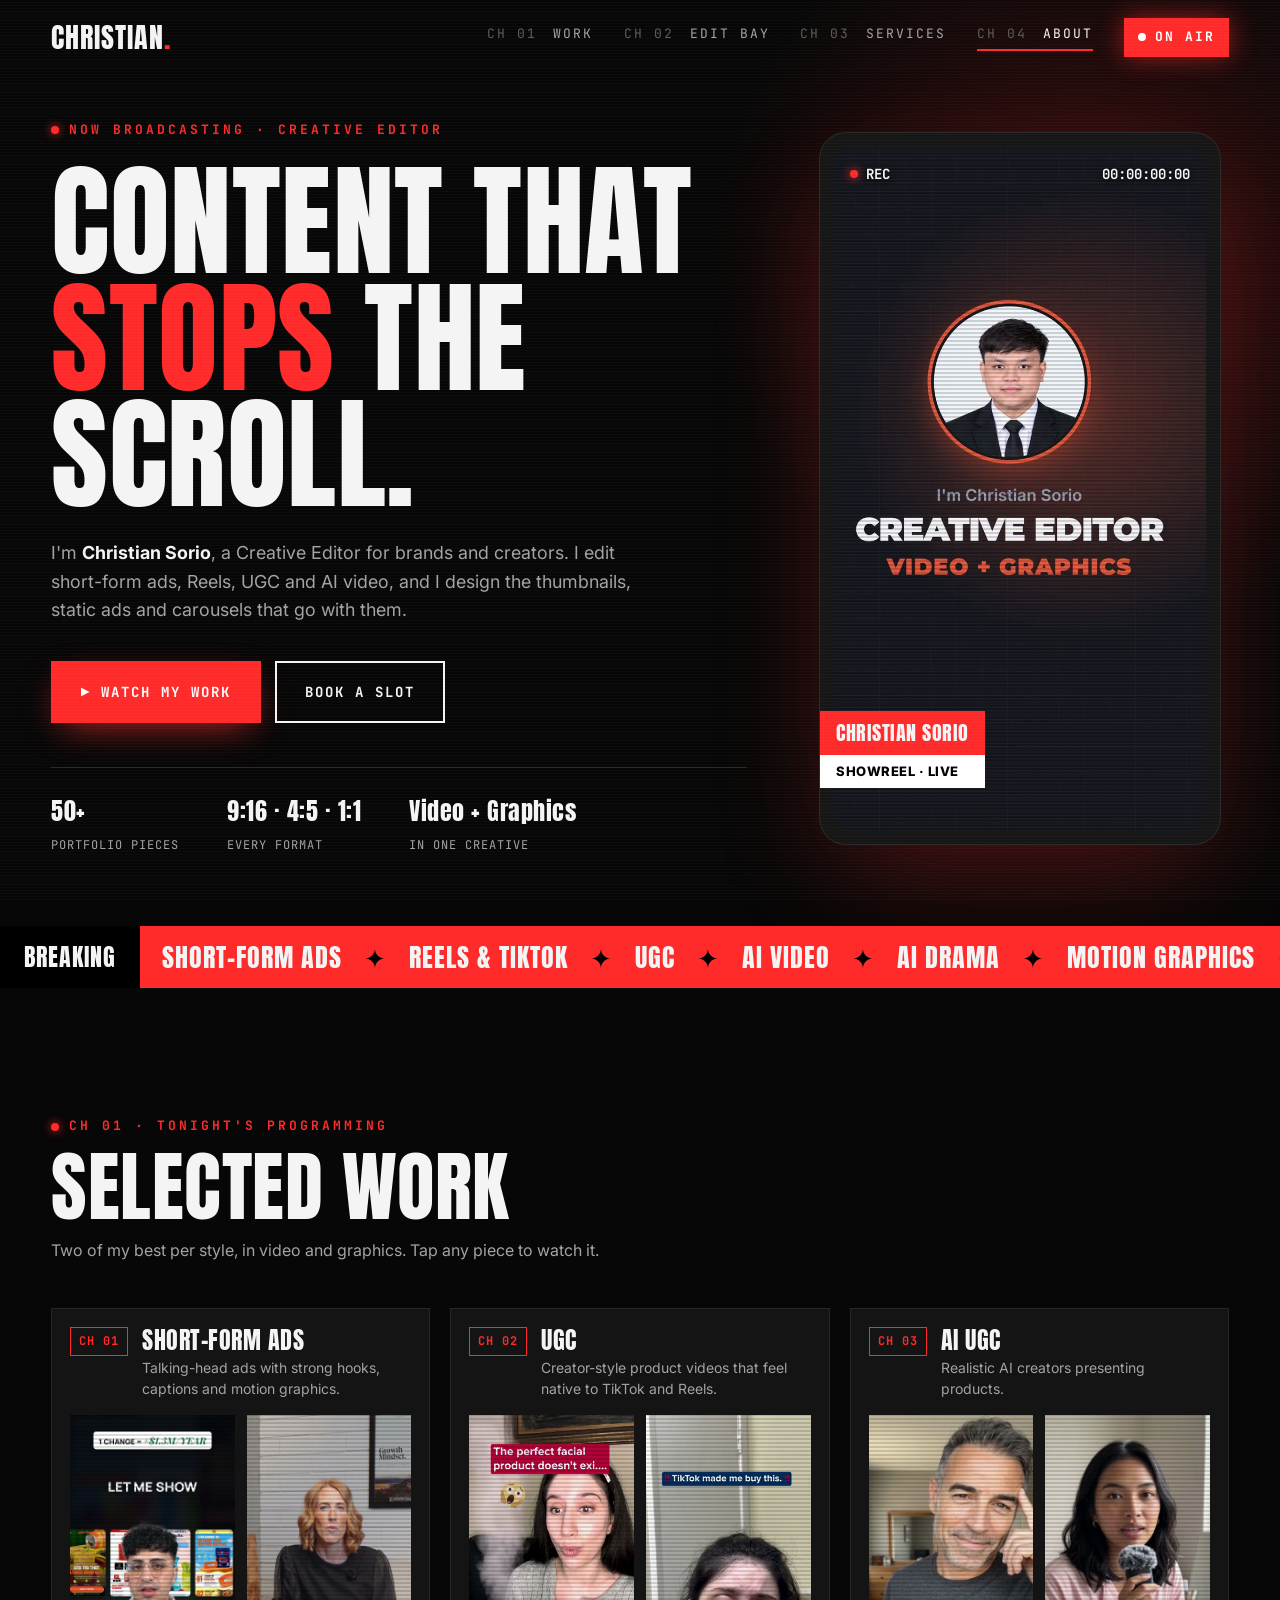
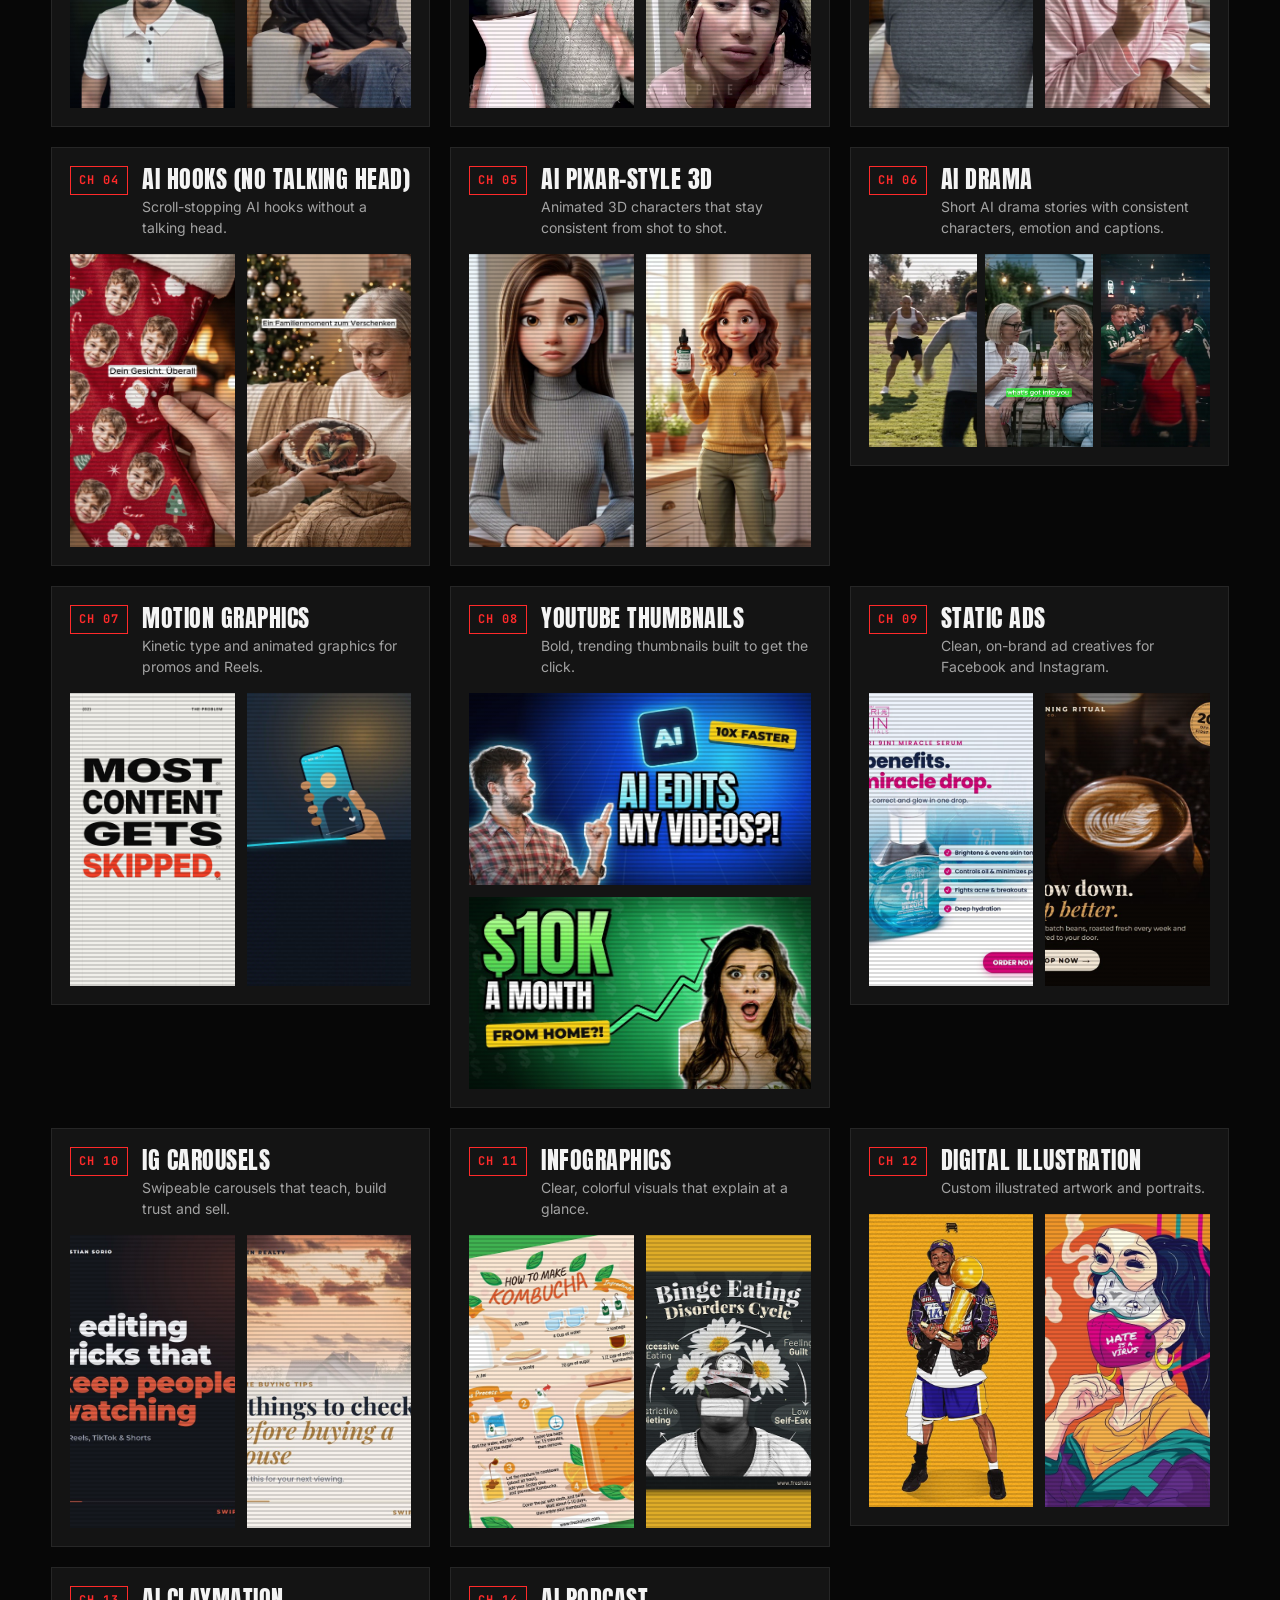
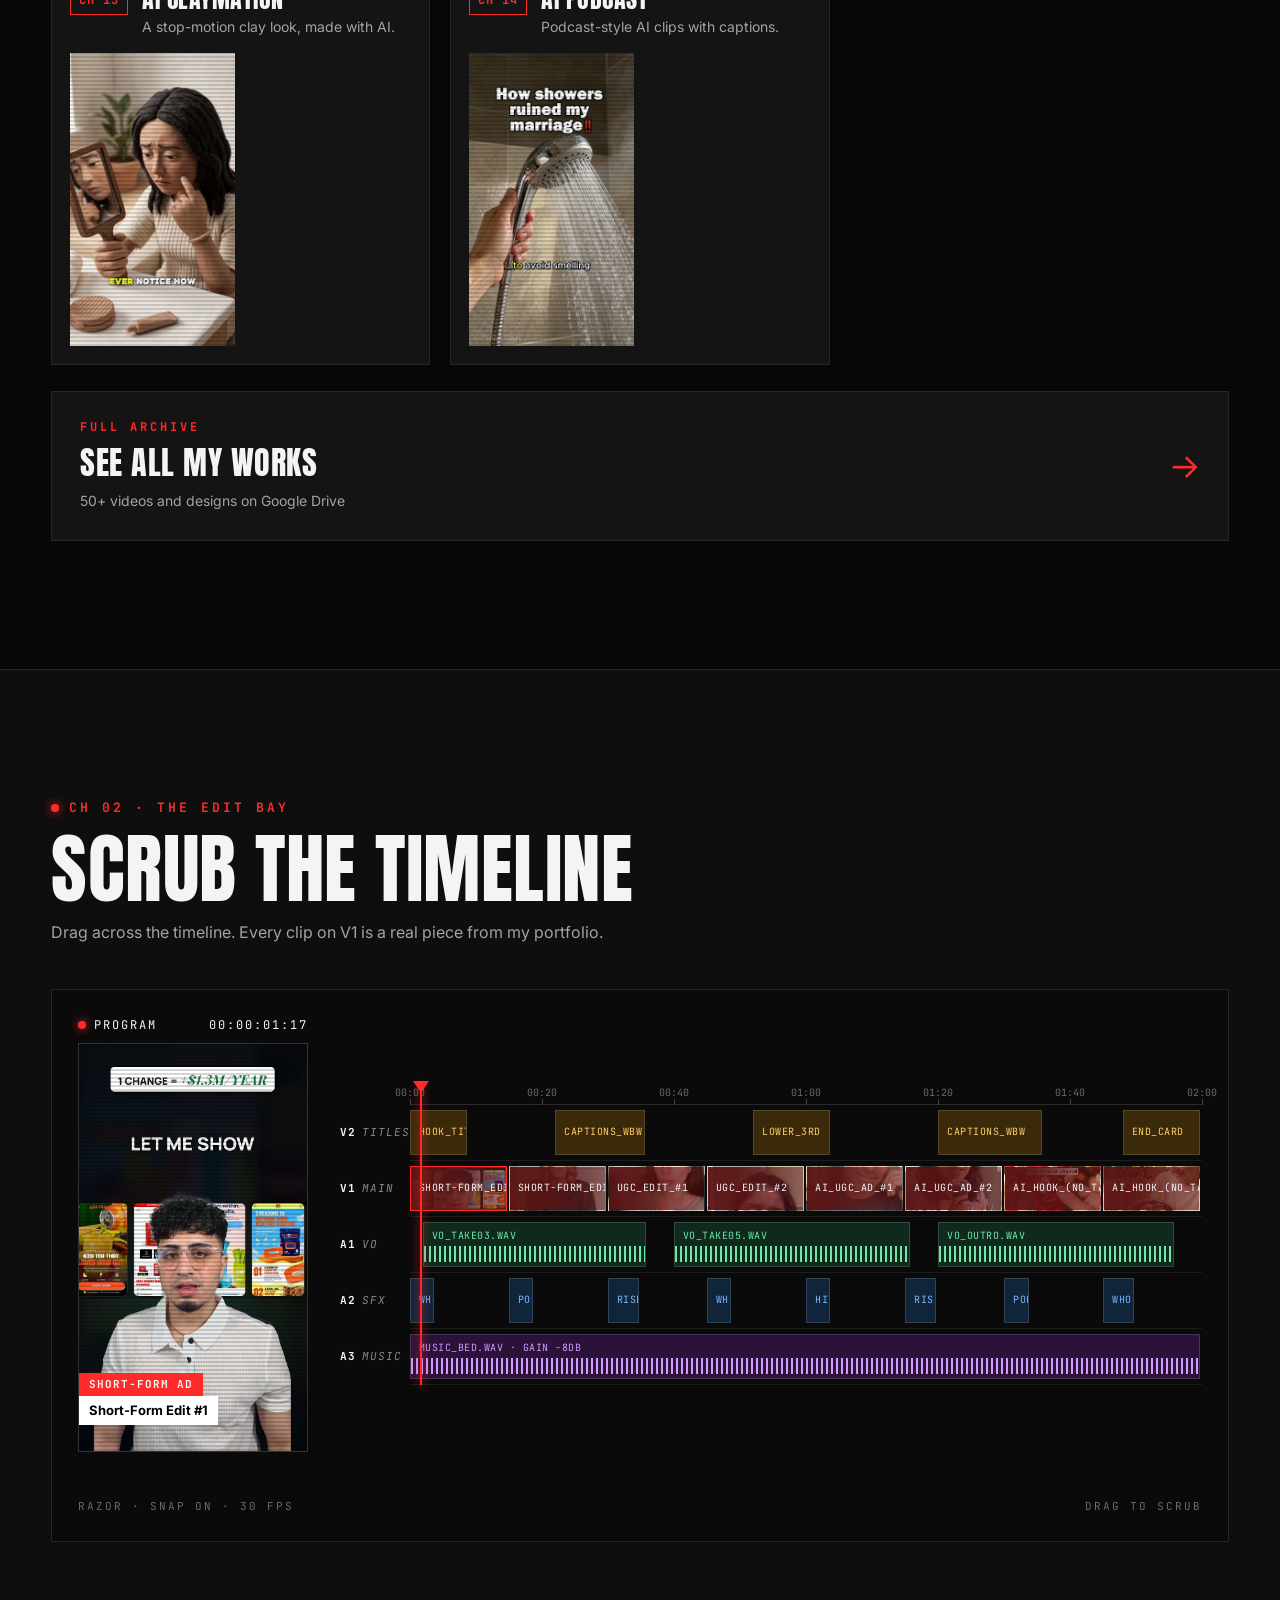
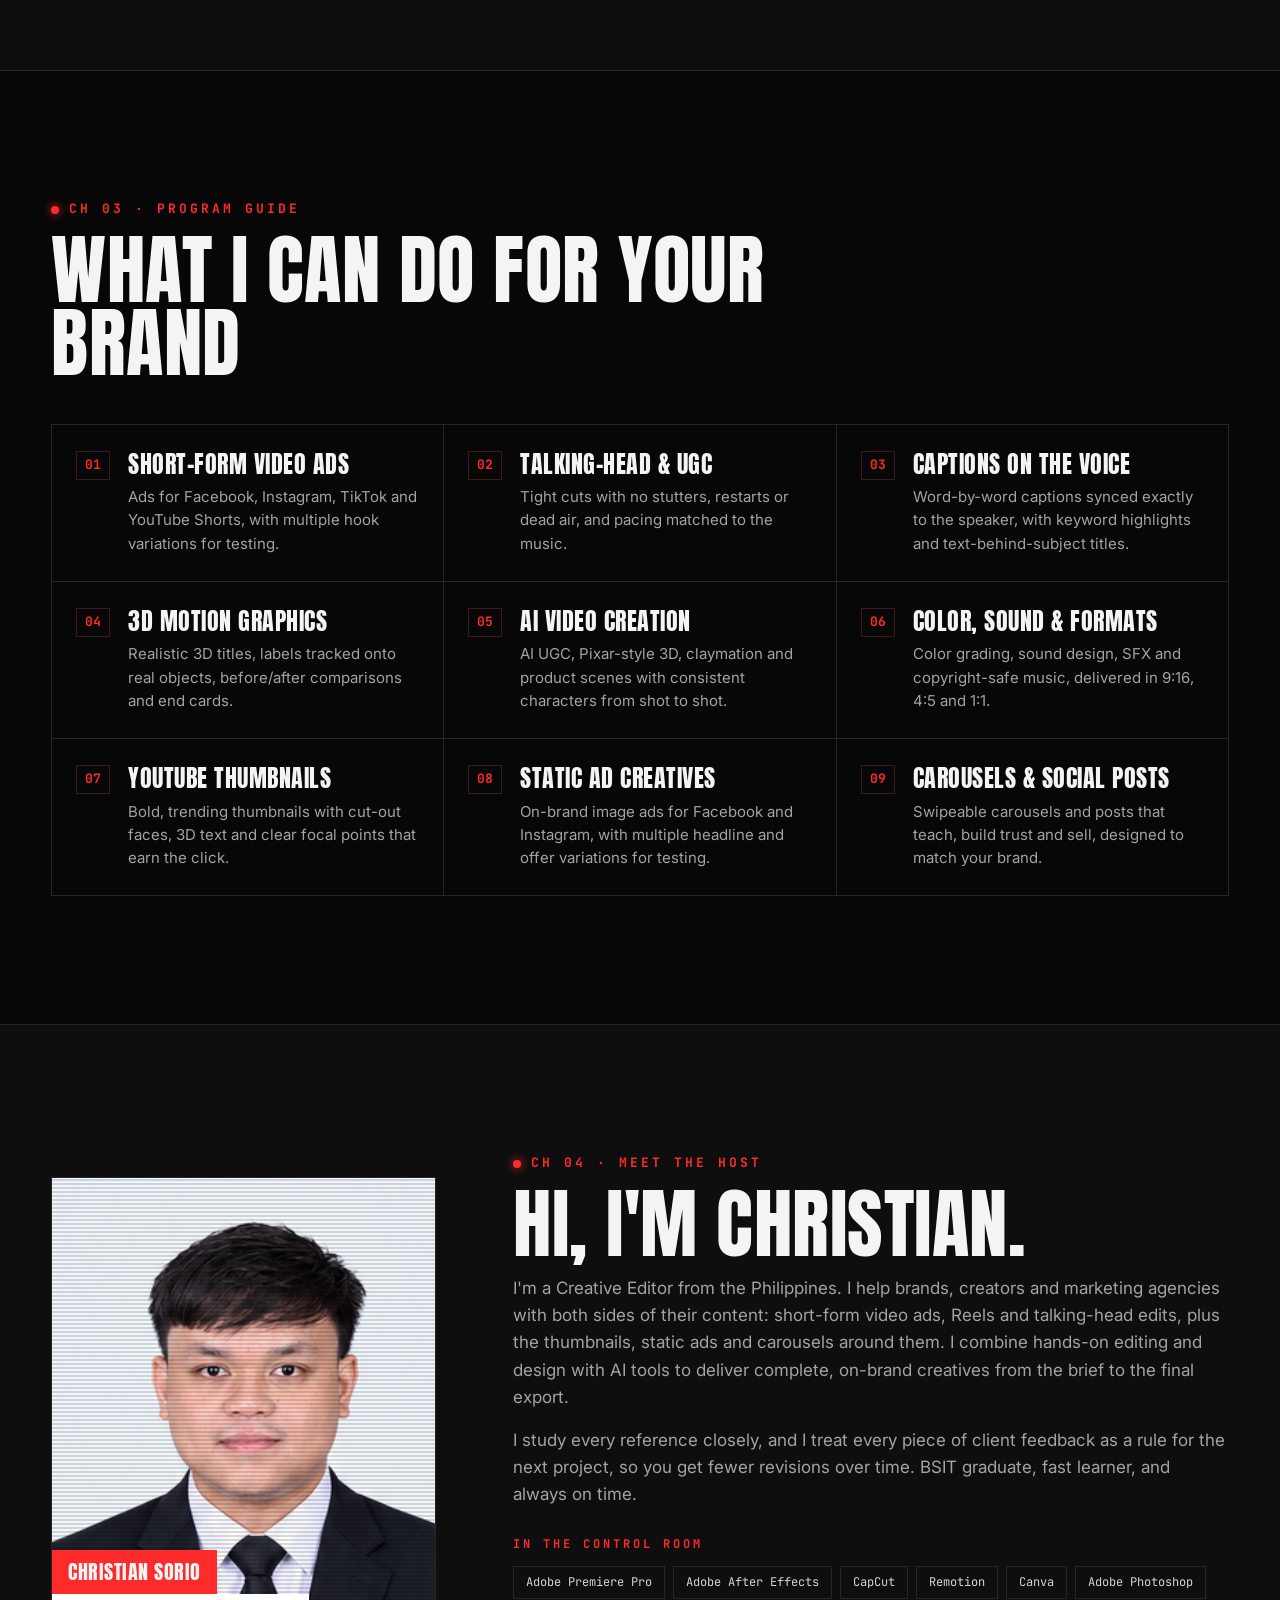
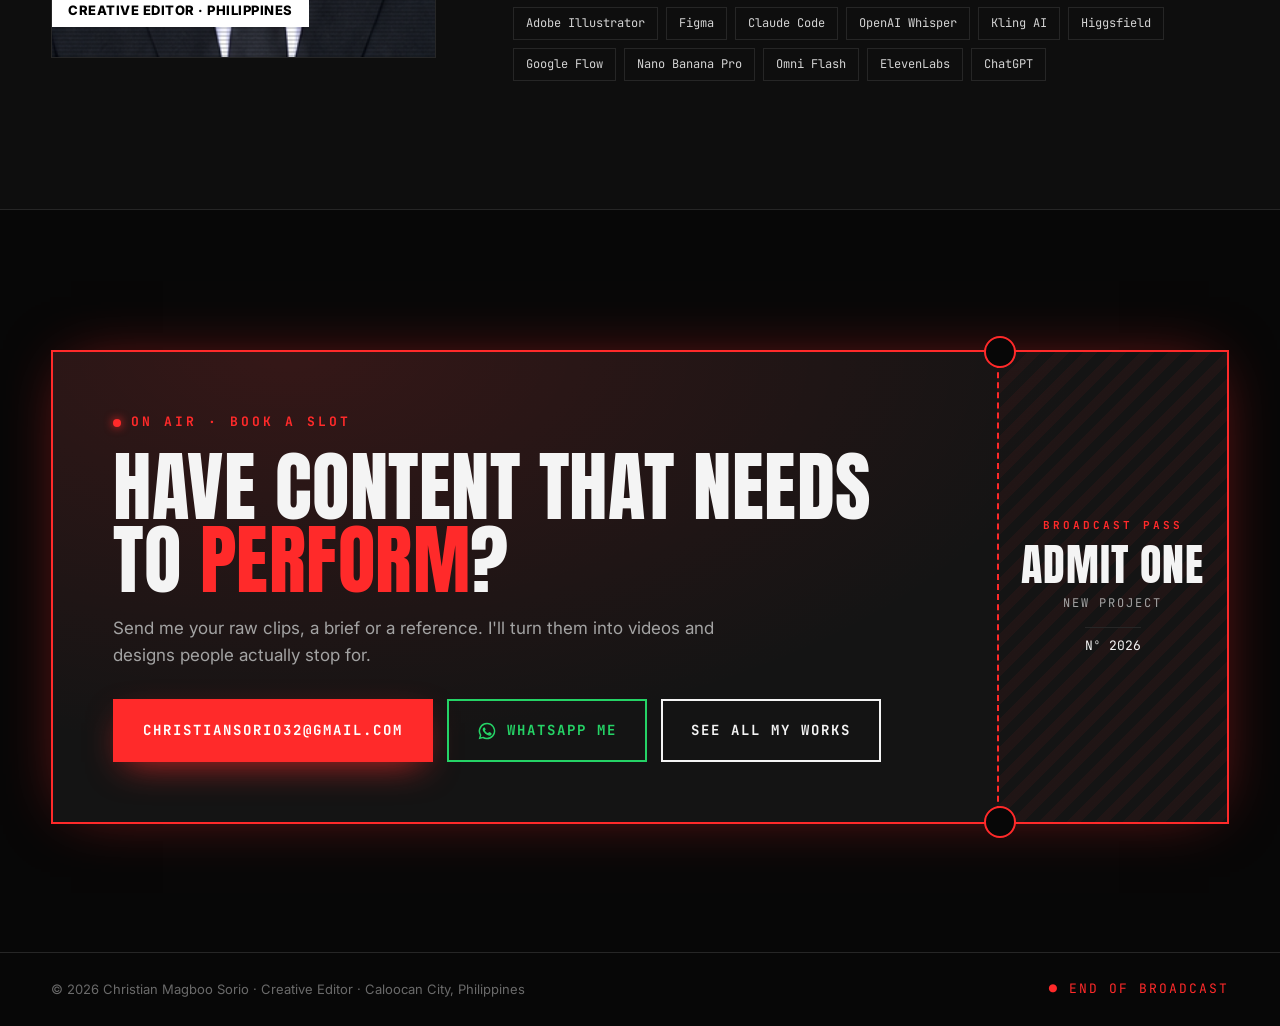
<file: index.html>
<!doctype html>
<html lang="en">
<head>
<meta charset="utf-8">
<meta name="viewport" content="width=device-width, initial-scale=1">
<title>Christian Sorio | Creative Editor</title>
<meta name="description" content="Christian Sorio: Creative Editor for video and graphics. Short-form ads, Reels, UGC, AI video, YouTube thumbnails, static ads and carousels.">
<meta property="og:type" content="website">
<meta property="og:url" content="https://christiansorio-edits.github.io/">
<meta property="og:site_name" content="Christian Sorio">
<meta property="og:title" content="Christian Sorio | Creative Editor">
<meta property="og:description" content="Video edits and graphics that stop the scroll: ads, Reels, UGC, AI video, thumbnails, static ads and carousels.">
<meta property="og:image" content="https://christiansorio-edits.github.io/media/og-image.jpg">
<meta property="og:image:width" content="1200">
<meta property="og:image:height" content="627">
<meta name="twitter:card" content="summary_large_image">
<meta name="author" content="Christian Sorio">
<meta name="theme-color" content="#070707">
<link rel="icon" href="media/photo.png">
<link rel="preconnect" href="https://fonts.googleapis.com">
<link rel="preconnect" href="https://fonts.gstatic.com" crossorigin>
<link href="https://fonts.googleapis.com/css2?family=Anton&family=Inter:wght@400;500;600;800&family=JetBrains+Mono:wght@500;700&display=swap" rel="stylesheet">
<link rel="stylesheet" href="style.css?v=20261119">
</head>
<body>

<header class="nav">
  <a class="brand" href="#top">CHRISTIAN<b>.</b></a>
  <nav>
    <a class="ch" href="#work"><span>CH 01</span> Work</a>
    <a class="ch" href="#editbay"><span>CH 02</span> Edit Bay</a>
    <a class="ch" href="#services"><span>CH 03</span> Services</a>
    <a class="ch" href="#about"><span>CH 04</span> About</a>
    <a class="onair" href="#contact"><i></i>ON AIR</a>
  </nav>
</header>

<section class="hero" id="top">
  <div class="hero-text">
    <div class="kick reveal"><i class="blink"></i> NOW BROADCASTING · CREATIVE EDITOR</div>
    <h1 class="reveal">Content that <span>stops</span> the scroll.</h1>
    <p class="lead reveal">I'm <b>Christian Sorio</b>, a Creative Editor for brands and creators. I edit short-form ads, Reels, UGC and AI video, and I design the thumbnails, static ads and carousels that go with them.</p>
    <div class="btns reveal">
      <a class="btn red" href="#work">▶ Watch my work</a>
      <a class="btn line" href="#contact">Book a slot</a>
    </div>
    <div class="stats reveal">
      <div><b>50+</b><span>portfolio pieces</span></div>
      <div><b>9:16 · 4:5 · 1:1</b><span>every format</span></div>
      <div><b>Video + Graphics</b><span>in one creative</span></div>
    </div>
  </div>
  <div class="tv reveal">
    <div class="screen">
      <video src="media/showreel.mp4" poster="media/showreel.jpg" autoplay muted loop playsinline></video>
    </div>
    <div class="rec"><i></i>REC</div>
    <div class="tc" id="tc">00:00:00:00</div>
    <div class="l3"><div class="a">CHRISTIAN SORIO</div><div class="b">SHOWREEL · LIVE</div></div>
  </div>
</section>

<div class="ticker" aria-hidden="true">
  <div class="tag">BREAKING</div>
  <div class="roll"><div class="track">
    <span>SHORT-FORM ADS</span><i>✦</i><span>REELS &amp; TIKTOK</span><i>✦</i><span>UGC</span><i>✦</i><span>AI VIDEO</span><i>✦</i><span>AI DRAMA</span><i>✦</i><span>MOTION GRAPHICS</span><i>✦</i><span>CAPTIONS</span><i>✦</i><span>THUMBNAILS</span><i>✦</i><span>STATIC ADS</span><i>✦</i><span>CAROUSELS</span><i>✦</i>
    <span>SHORT-FORM ADS</span><i>✦</i><span>REELS &amp; TIKTOK</span><i>✦</i><span>UGC</span><i>✦</i><span>AI VIDEO</span><i>✦</i><span>AI DRAMA</span><i>✦</i><span>MOTION GRAPHICS</span><i>✦</i><span>CAPTIONS</span><i>✦</i><span>THUMBNAILS</span><i>✦</i><span>STATIC ADS</span><i>✦</i><span>CAROUSELS</span><i>✦</i>
  </div></div>
</div>

<section class="section" id="work">
  <div class="head reveal">
    <div class="kick"><i class="blink"></i> CH 01 · TONIGHT'S PROGRAMMING</div>
    <h2>Selected work</h2>
    <p>Two of my best per style, in video and graphics. Tap any piece to watch it.</p>
  </div>
  <div class="groups" id="groups"></div>
  <a class="all reveal" href="https://drive.google.com/drive/folders/1kssaxnXGvn8CvTrdE1m8ieE4XCA9Ksn9" target="_blank" rel="noopener">
    <span><small>FULL ARCHIVE</small><b>See all my works</b><em>50+ videos and designs on Google Drive</em></span>
    <span class="arrow">→</span>
  </a>
</section>

<section class="section dark" id="editbay">
  <div class="head reveal">
    <div class="kick"><i class="blink"></i> CH 02 · THE EDIT BAY</div>
    <h2>Scrub the timeline</h2>
    <p>Drag across the timeline. Every clip on V1 is a real piece from my portfolio.</p>
  </div>
  <div class="bay reveal">
    <div class="monitor">
      <div class="mon-top"><span><i></i>PROGRAM</span><span id="bay-tc">00:00:00:00</span></div>
      <div class="mon-screen"><img id="bay-img" alt=""><div class="mon-l3"><small id="bay-label"></small><b id="bay-title"></b></div></div>
    </div>
    <div class="timeline" id="timeline">
      <div class="ruler" id="ruler"></div>
      <div class="tracks" id="tracks"></div>
      <div class="playhead" id="playhead"><span></span></div>
    </div>
    <div class="bay-foot"><span>RAZOR · SNAP ON · 30 FPS</span><span>DRAG TO SCRUB</span></div>
  </div>
</section>

<section class="section" id="services">
  <div class="head reveal">
    <div class="kick"><i class="blink"></i> CH 03 · PROGRAM GUIDE</div>
    <h2>What I can do for your brand</h2>
  </div>
  <div class="guide">
    <div class="slot reveal"><span class="time">01</span><div><h3>Short-Form Video Ads</h3><p>Ads for Facebook, Instagram, TikTok and YouTube Shorts, with multiple hook variations for testing.</p></div></div>
    <div class="slot reveal"><span class="time">02</span><div><h3>Talking-Head &amp; UGC</h3><p>Tight cuts with no stutters, restarts or dead air, and pacing matched to the music.</p></div></div>
    <div class="slot reveal"><span class="time">03</span><div><h3>Captions on the Voice</h3><p>Word-by-word captions synced exactly to the speaker, with keyword highlights and text-behind-subject titles.</p></div></div>
    <div class="slot reveal"><span class="time">04</span><div><h3>3D Motion Graphics</h3><p>Realistic 3D titles, labels tracked onto real objects, before/after comparisons and end cards.</p></div></div>
    <div class="slot reveal"><span class="time">05</span><div><h3>AI Video Creation</h3><p>AI UGC, Pixar-style 3D, claymation and product scenes with consistent characters from shot to shot.</p></div></div>
    <div class="slot reveal"><span class="time">06</span><div><h3>Color, Sound &amp; Formats</h3><p>Color grading, sound design, SFX and copyright-safe music, delivered in 9:16, 4:5 and 1:1.</p></div></div>
    <div class="slot reveal"><span class="time">07</span><div><h3>YouTube Thumbnails</h3><p>Bold, trending thumbnails with cut-out faces, 3D text and clear focal points that earn the click.</p></div></div>
    <div class="slot reveal"><span class="time">08</span><div><h3>Static Ad Creatives</h3><p>On-brand image ads for Facebook and Instagram, with multiple headline and offer variations for testing.</p></div></div>
    <div class="slot reveal"><span class="time">09</span><div><h3>Carousels &amp; Social Posts</h3><p>Swipeable carousels and posts that teach, build trust and sell, designed to match your brand.</p></div></div>
  </div>
</section>

<section class="section dark" id="about">
  <div class="about">
    <div class="host reveal">
      <img src="media/photo.png" alt="Christian Sorio">
      <div class="l3"><div class="a">CHRISTIAN SORIO</div><div class="b">CREATIVE EDITOR · PHILIPPINES</div></div>
    </div>
    <div class="about-text">
      <div class="kick reveal"><i class="blink"></i> CH 04 · MEET THE HOST</div>
      <h2 class="reveal">Hi, I'm Christian.</h2>
      <p class="reveal">I'm a Creative Editor from the Philippines. I help brands, creators and marketing agencies with both sides of their content: short-form video ads, Reels and talking-head edits, plus the thumbnails, static ads and carousels around them. I combine hands-on editing and design with AI tools to deliver complete, on-brand creatives from the brief to the final export.</p>
      <p class="reveal">I study every reference closely, and I treat every piece of client feedback as a rule for the next project, so you get fewer revisions over time. BSIT graduate, fast learner, and always on time.</p>
      <div class="tools reveal">
        <div class="tools-label">IN THE CONTROL ROOM</div>
        <div class="chips">
          <span>Adobe Premiere Pro</span><span>Adobe After Effects</span><span>CapCut</span><span>Remotion</span>
          <span>Canva</span><span>Adobe Photoshop</span><span>Adobe Illustrator</span><span>Figma</span>
          <span>Claude Code</span><span>OpenAI Whisper</span><span>Kling AI</span><span>Higgsfield</span>
          <span>Google Flow</span><span>Nano Banana Pro</span><span>Omni Flash</span><span>ElevenLabs</span><span>ChatGPT</span>
        </div>
      </div>
    </div>
  </div>
</section>

<section class="section contact" id="contact">
  <div class="pass reveal">
    <div class="pass-main">
      <div class="kick"><i class="blink"></i> ON AIR · BOOK A SLOT</div>
      <h2>Have content that needs to <span>perform</span>?</h2>
      <p>Send me your raw clips, a brief or a reference. I'll turn them into videos and designs people actually stop for.</p>
      <div class="btns">
        <a class="btn red" href="mailto:christiansorio32@gmail.com">christiansorio32@gmail.com</a>
        <a class="btn wa" href="https://wa.me/639480076425" target="_blank" rel="noopener"><svg viewBox="0 0 24 24" aria-hidden="true"><path fill="currentColor" d="M12 2a10 10 0 0 0-8.6 15.1L2 22l5-1.3A10 10 0 1 0 12 2zm0 18.2a8.2 8.2 0 0 1-4.2-1.2l-.3-.2-3 .8.8-2.9-.2-.3A8.2 8.2 0 1 1 12 20.2zm4.5-6.1c-.2-.1-1.5-.7-1.7-.8-.2-.1-.4-.1-.6.1l-.8 1c-.1.2-.3.2-.5.1a6.7 6.7 0 0 1-3.3-2.9c-.2-.4.2-.4.7-1.3.1-.2 0-.3 0-.4l-.8-1.8c-.2-.5-.4-.4-.6-.4h-.5a1 1 0 0 0-.7.3 3 3 0 0 0-.9 2.2 5.2 5.2 0 0 0 1.1 2.7 11.9 11.9 0 0 0 4.6 4c1.7.7 2.3.8 3.2.6.5-.1 1.5-.6 1.7-1.2.2-.6.2-1.1.2-1.2-.1-.1-.3-.2-.5-.3z"/></svg>WhatsApp me</a>
        <a class="btn line" id="linkedin" href="#" target="_blank" rel="noopener" hidden>LinkedIn</a>
        <a class="btn line" href="https://drive.google.com/drive/folders/1kssaxnXGvn8CvTrdE1m8ieE4XCA9Ksn9" target="_blank" rel="noopener">See all my works</a>
      </div>
    </div>
    <div class="pass-stub">
      <small>BROADCAST PASS</small>
      <b>ADMIT ONE</b>
      <span>NEW PROJECT</span>
      <em id="pass-no">Nº 2026</em>
    </div>
  </div>
</section>

<footer><span>© <span id="year"></span> Christian Magboo Sorio · Creative Editor · Caloocan City, Philippines</span><span class="sign">● END OF BROADCAST</span></footer>

<div class="lightbox" id="lightbox" aria-hidden="true">
  <button class="close" aria-label="Close">✕</button>
  <div class="frame" id="frame"></div>
  <div class="caption" id="caption"></div>
</div>

<div class="scan" aria-hidden="true"></div>
<script src="portfolio.js?v=20261119"></script>
<script src="site.js?v=20261119"></script>
</body>
</html>
</file>
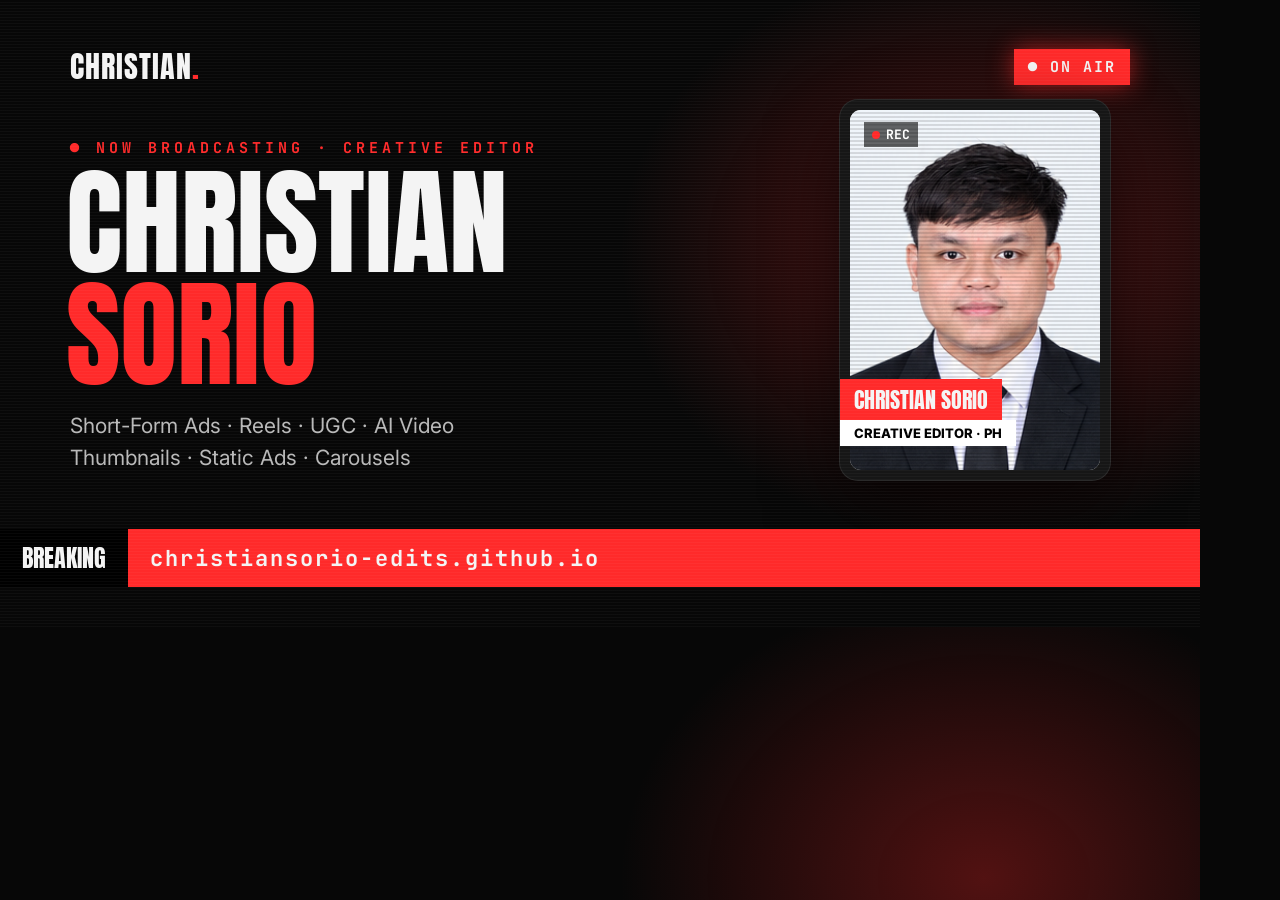
<file: og-image.html>
<!doctype html>
<html>
<head>
<meta charset="utf-8">
<title>Link Preview</title>
<link href="https://fonts.googleapis.com/css2?family=Anton&family=Inter:wght@500;800&family=JetBrains+Mono:wght@700&display=swap" rel="stylesheet">
<style>
  /* Source of media/og-image.jpg (the picture shown when the site link is shared), 1200x627. Night Broadcast theme. */
  * { margin: 0; padding: 0; box-sizing: border-box; }
  html, body { width: 1200px; height: 627px; overflow: hidden; }
  body { position: relative; background: radial-gradient(ellipse 520px 420px at 82% 40%, rgba(255,42,42,0.3), transparent 70%), #070707; color: #f4f4f4; font-family: Inter, sans-serif; }
  .scan { position: absolute; inset: 0; z-index: 20; background: repeating-linear-gradient(0deg, rgba(255,255,255,0.03) 0 1px, transparent 1px 3px); }
  .mono { font-family: 'JetBrains Mono', monospace; font-weight: 700; }
  .top { position: absolute; left: 70px; right: 70px; top: 44px; display: flex; justify-content: space-between; align-items: center; }
  .logo { font-family: Anton; font-size: 30px; letter-spacing: 1px; }
  .logo b { color: #ff2a2a; font-weight: 400; }
  .onair { background: #ff2a2a; font-size: 15px; letter-spacing: 2px; padding: 8px 14px; box-shadow: 0 0 24px rgba(255,42,42,0.6); }
  .kick { position: absolute; left: 70px; top: 138px; font-size: 15px; letter-spacing: 4px; color: #ff2a2a; }
  h1 { position: absolute; left: 66px; top: 166px; font-family: Anton; font-weight: 400; font-size: 118px; line-height: 0.95; text-transform: uppercase; }
  h1 span { color: #ff2a2a; }
  .list { position: absolute; left: 70px; top: 410px; font-size: 21px; line-height: 1.5; color: #b9b9b9; }
  .ticker { position: absolute; left: 0; right: 0; bottom: 40px; height: 58px; background: #ff2a2a; display: flex; align-items: center; z-index: 5; }
  .ticker .tag { background: #000; height: 100%; display: flex; align-items: center; padding: 0 22px; font-family: Anton; font-size: 24px; }
  .ticker .txt { font-family: 'JetBrains Mono'; font-weight: 700; font-size: 22px; letter-spacing: 2px; padding-left: 22px; }
  .tv { position: absolute; right: 90px; top: 100px; width: 270px; height: 380px; padding: 10px; border-radius: 18px; background: #161616; box-shadow: 0 0 0 1px #2a2a2a, 0 30px 70px rgba(0,0,0,0.7); }
  .tv .scr { position: relative; width: 100%; height: 100%; border-radius: 11px; overflow: hidden; background: #eee; }
  .tv img { width: 100%; height: 100%; object-fit: cover; object-position: top; display: block; }
  .tv .scr::after { content: ''; position: absolute; inset: 0; background: repeating-linear-gradient(0deg, rgba(0,0,0,0.12) 0 2px, transparent 2px 4px); }
  .tv .rec { position: absolute; left: 24px; top: 22px; z-index: 2; font-size: 13px; color: #fff; display: flex; align-items: center; gap: 6px; background: rgba(0,0,0,0.6); padding: 4px 8px; }
  .tv .rec i { width: 8px; height: 8px; border-radius: 50%; background: #ff2a2a; }
  .l3 { position: absolute; left: 0; bottom: 34px; z-index: 2; }
  .l3 .a { background: #ff2a2a; font-family: Anton; font-size: 22px; padding: 4px 14px; display: inline-block; }
  .l3 .b { background: #fff; color: #000; font-weight: 800; font-size: 13px; padding: 5px 14px; }
</style>
</head>
<body>
  <div class="top"><div class="logo">CHRISTIAN<b>.</b></div><div class="onair mono">● ON AIR</div></div>
  <div class="kick mono">● NOW BROADCASTING · CREATIVE EDITOR</div>
  <h1>Christian<br><span>Sorio</span></h1>
  <div class="list">Short-Form Ads · Reels · UGC · AI Video<br>Thumbnails · Static Ads · Carousels</div>
  <div class="tv"><div class="scr"><img src="media/photo.png" alt=""></div><span class="rec mono"><i></i>REC</span><div class="l3"><div class="a">CHRISTIAN SORIO</div><div class="b">CREATIVE EDITOR · PH</div></div></div>
  <div class="ticker"><div class="tag">BREAKING</div><div class="txt">christiansorio-edits.github.io</div></div>
  <div class="scan"></div>
</body>
</html>
</file>
<file: style.css>
/* Night Broadcast theme: black, signal red and white, with CRT scanlines */
:root {
  --bg: #070707;
  --bg2: #0e0e0e;
  --card: #141414;
  --line: #262626;
  --text: #f4f4f4;
  --muted: #a3a3a3;
  --red: #ff2a2a;
  --red2: #ff5a4a;
  --mono: 'JetBrains Mono', ui-monospace, monospace;
  --head: Anton, Impact, sans-serif;
}
* { box-sizing: border-box; margin: 0; padding: 0; }
html { scroll-behavior: smooth; overflow-x: clip; }
body { background: var(--bg); color: var(--text); font-family: Inter, Arial, sans-serif; line-height: 1.6; overflow-x: hidden; }
a { color: inherit; text-decoration: none; }
[hidden] { display: none !important; }
img, video { display: block; max-width: 100%; }
h1, h2 { font-family: var(--head); font-weight: 400; text-transform: uppercase; letter-spacing: .5px; line-height: .95; }
h1 span, h2 span { color: var(--red); }

/* CRT scanlines over the whole page */
.scan { position: fixed; inset: 0; z-index: 90; pointer-events: none;
  background: repeating-linear-gradient(0deg, rgba(255, 255, 255, .028) 0 1px, transparent 1px 3px); }

/* Small mono label with a blinking red dot */
.kick { font-family: var(--mono); font-size: 13px; letter-spacing: 3px; color: var(--red); font-weight: 700; display: flex; align-items: center; gap: 10px; }
.blink, .onair i, .rec i, .mon-top i { width: 8px; height: 8px; border-radius: 50%; background: var(--red); box-shadow: 0 0 10px var(--red); animation: blink 1.2s steps(2, start) infinite; flex: none; }
@keyframes blink { to { visibility: hidden; } }

/* Nav */
.nav { position: fixed; inset: 0 0 auto 0; z-index: 50; display: flex; justify-content: space-between; align-items: center; padding: 18px clamp(16px, 4vw, 56px); transition: background .3s, padding .3s; }
.nav.scrolled { background: rgba(7, 7, 7, .88); backdrop-filter: blur(12px); padding-top: 12px; padding-bottom: 12px; border-bottom: 1px solid var(--line); }
.brand { font-family: var(--head); font-size: 28px; letter-spacing: 1px; line-height: 1; }
.brand b { color: var(--red); font-weight: 400; }
.nav nav { display: flex; gap: clamp(14px, 2.4vw, 32px); align-items: center; font-family: var(--mono); font-size: 13px; letter-spacing: 2px; text-transform: uppercase; }
.nav .ch { color: var(--muted); padding-bottom: 4px; border-bottom: 2px solid transparent; transition: color .2s, border-color .2s; }
.nav .ch span { color: #5c5c5c; margin-right: 6px; }
.nav .ch:hover, .nav .ch.on { color: var(--text); border-color: var(--red); }
.onair { display: flex; align-items: center; gap: 9px; background: var(--red); color: #fff; padding: 9px 14px; font-weight: 700; box-shadow: 0 0 26px rgba(255, 42, 42, .55); }
.onair i { background: #fff; box-shadow: none; }

/* Buttons */
.btns { display: flex; flex-wrap: wrap; gap: 14px; }
.btn { display: inline-flex; align-items: center; gap: 10px; padding: 18px 28px; font-family: var(--mono); font-weight: 700; font-size: 14px; letter-spacing: 2px; text-transform: uppercase; border: 2px solid var(--text); transition: transform .2s, background .2s, box-shadow .2s, border-color .2s; }
.btn:hover { transform: translateY(-2px); }
.btn.red { background: var(--red); border-color: var(--red); color: #fff; box-shadow: 0 12px 36px -12px rgba(255, 42, 42, .8); }
.btn.red:hover { background: var(--red2); border-color: var(--red2); }
.btn.line:hover { border-color: var(--red); }
.btn.wa { border-color: #25d366; color: #25d366; }
.btn.wa svg { width: 20px; height: 20px; }
.btn.wa:hover { background: #25d366; color: #000; }

/* Hero */
.hero { min-height: 100vh; display: grid; grid-template-columns: 1.25fr .75fr; gap: clamp(28px, 5vw, 90px); align-items: center; padding: 120px clamp(16px, 4vw, 56px) 70px; position: relative; overflow: hidden; }
.hero::before { content: ""; position: absolute; width: 70vw; height: 70vw; right: -20vw; top: -15vw; background: radial-gradient(circle, rgba(255, 42, 42, .2), transparent 60%); pointer-events: none; }
.hero h1 { font-size: clamp(64px, 9.6vw, 150px); margin: 22px 0 26px; }
.lead { font-size: clamp(16px, 1.4vw, 20px); color: var(--muted); max-width: 600px; }
.lead b { color: var(--text); }
.hero .btns { margin-top: 36px; }
.stats { display: flex; flex-wrap: wrap; gap: clamp(20px, 4vw, 48px); margin-top: 44px; padding-top: 24px; border-top: 1px solid var(--line); }
.stats b { display: block; font-family: var(--head); font-weight: 400; font-size: 24px; letter-spacing: .5px; }
.stats span { color: var(--muted); font-family: var(--mono); font-size: 12px; letter-spacing: 1px; text-transform: uppercase; }

/* The TV that plays the showreel */
.tv { position: relative; justify-self: center; width: min(400px, 78vw); aspect-ratio: 9 / 16; padding: 14px; border-radius: 26px; background: #161616; box-shadow: 0 0 0 1px #2a2a2a, 0 40px 120px -20px rgba(255, 42, 42, .3); }
.tv .screen { position: relative; width: 100%; height: 100%; border-radius: 16px; overflow: hidden; background: #000; }
.tv .screen::after { content: ""; position: absolute; inset: 0; background: repeating-linear-gradient(0deg, rgba(0, 0, 0, .16) 0 2px, transparent 2px 4px); pointer-events: none; }
.tv video { width: 100%; height: 100%; object-fit: cover; }
.rec, .tc { position: absolute; top: 30px; font-family: var(--mono); font-weight: 700; font-size: 14px; text-shadow: 0 1px 6px #000; }
.rec { left: 30px; display: flex; align-items: center; gap: 8px; }
.tc { right: 30px; }
.l3 { position: absolute; left: 0; bottom: 56px; }
.l3 .a { background: var(--red); font-family: var(--head); font-size: 20px; letter-spacing: .5px; padding: 6px 16px; display: inline-block; }
.l3 .b { background: #fff; color: #000; font-weight: 800; font-size: 13px; letter-spacing: .5px; padding: 6px 16px; }

/* Breaking ticker */
.ticker { display: flex; align-items: stretch; background: var(--red); height: 62px; overflow: hidden; }
.ticker .tag { background: #000; display: flex; align-items: center; padding: 0 24px; font-family: var(--head); font-size: 24px; letter-spacing: 1px; flex: none; z-index: 1; }
.ticker .roll { overflow: hidden; display: flex; align-items: center; }
.track { display: flex; gap: 22px; width: max-content; animation: scroll 36s linear infinite; font-family: var(--head); font-size: 26px; letter-spacing: 1px; white-space: nowrap; padding-left: 22px; }
.track i { font-style: normal; color: #000; }
@keyframes scroll { to { transform: translateX(-50%); } }

/* Sections */
.section { padding: clamp(70px, 10vw, 130px) clamp(16px, 4vw, 56px); }
.section.dark { background: var(--bg2); border-block: 1px solid var(--line); }
.head { margin-bottom: 44px; max-width: 760px; }
.head h2, .about h2 { font-size: clamp(46px, 6vw, 84px); margin: 14px 0 14px; }
.head p { color: var(--muted); }

/* Work: one "channel" per style */
.groups { display: grid; grid-template-columns: repeat(3, 1fr); gap: 20px; align-items: start; }
.group { background: var(--card); border: 1px solid var(--line); padding: 18px; transition: border-color .25s; }
.group:hover { border-color: #3a3a3a; }
.group-head { display: flex; gap: 14px; align-items: flex-start; margin-bottom: 16px; }
.group-num { font-family: var(--mono); font-weight: 700; font-size: 12px; letter-spacing: 1px; color: var(--red); border: 1px solid var(--red); padding: 4px 8px; white-space: nowrap; }
.group h3 { font-family: var(--head); font-weight: 400; font-size: 24px; letter-spacing: .5px; text-transform: uppercase; line-height: 1.1; }
.group p { color: var(--muted); font-size: 14px; line-height: 1.5; margin-top: 4px; }
.group-items { display: grid; grid-template-columns: 1fr 1fr; gap: 12px; }
.group-items.three { grid-template-columns: repeat(3, 1fr); gap: 8px; }
.item { position: relative; aspect-ratio: 9 / 16; overflow: hidden; background: #000; border: 0; padding: 0; cursor: pointer; }
.item img { width: 100%; height: 100%; object-fit: cover; transition: transform .5s, filter .3s; filter: saturate(.9); }
.item::after { content: ""; position: absolute; inset: 0; background: repeating-linear-gradient(0deg, rgba(0, 0, 0, .14) 0 2px, transparent 2px 4px); pointer-events: none; }
.item:hover img { transform: scale(1.05); filter: saturate(1.1); }
.item .play { position: absolute; left: 50%; top: 50%; width: 58px; height: 58px; margin: -29px; border-radius: 50%; background: var(--red); opacity: 0; transform: scale(.7); transition: opacity .25s, transform .25s; z-index: 1; box-shadow: 0 0 30px rgba(255, 42, 42, .6); }
.item .play::before { content: ""; position: absolute; left: 23px; top: 18px; border-left: 17px solid #fff; border-top: 11px solid transparent; border-bottom: 11px solid transparent; }
.item.image .play::before { left: 18px; top: 18px; width: 18px; height: 18px; border: 3px solid #fff; border-radius: 50%; }
.item:hover .play { opacity: 1; transform: scale(1); }
.item.wide { aspect-ratio: 16 / 9; grid-column: span 2; }
.all { display: flex; justify-content: space-between; align-items: center; gap: 20px; margin-top: 26px; padding: 26px 28px; border: 1px solid var(--line); background: var(--card); transition: border-color .25s; }
.all:hover { border-color: var(--red); }
.all small { display: block; font-family: var(--mono); font-size: 12px; letter-spacing: 3px; color: var(--red); font-weight: 700; }
.all b { display: block; font-family: var(--head); font-weight: 400; font-size: 32px; text-transform: uppercase; letter-spacing: .5px; }
.all em { font-style: normal; color: var(--muted); font-size: 14px; }
.all .arrow { font-size: 34px; color: var(--red); transition: transform .25s; }
.all:hover .arrow { transform: translateX(6px); }

/* Edit Bay: scrub the timeline */
.bay { border: 1px solid var(--line); background: #0a0a0a; padding: clamp(14px, 2vw, 26px); display: grid; grid-template-columns: 230px 1fr; gap: 32px; align-items: center; }
.monitor { width: 100%; }
.bay-foot { grid-column: 1 / -1; }
.mon-top { display: flex; justify-content: space-between; font-family: var(--mono); font-size: 12px; letter-spacing: 2px; margin-bottom: 8px; }
.mon-top span:first-child { display: flex; align-items: center; gap: 8px; }
.mon-screen { position: relative; aspect-ratio: 9 / 16; background: #000; overflow: hidden; border: 1px solid #333; }
.mon-screen img { width: 100%; height: 100%; object-fit: cover; }
.mon-screen::after { content: ""; position: absolute; inset: 0; background: repeating-linear-gradient(0deg, rgba(0, 0, 0, .16) 0 2px, transparent 2px 4px); }
.mon-l3 { position: absolute; left: 0; bottom: 26px; z-index: 1; }
.mon-l3 small { display: inline-block; background: var(--red); font-family: var(--mono); font-weight: 700; font-size: 11px; letter-spacing: 1px; padding: 3px 10px; text-transform: uppercase; }
.mon-l3 b { display: block; background: #fff; color: #000; font-size: 13px; padding: 4px 10px; }
.timeline { position: relative; user-select: none; touch-action: none; cursor: ew-resize; padding-left: 70px; }
.ruler { position: relative; height: 22px; border-bottom: 1px solid #2a2a2a; font-family: var(--mono); font-size: 10px; color: #6a6a6a; }
.ruler span { position: absolute; top: 2px; transform: translateX(-50%); }
.ruler span::after { content: ""; position: absolute; left: 50%; top: 14px; width: 1px; height: 6px; background: #444; }
.trk { position: relative; height: 56px;border-bottom: 1px solid #1c1c1c; }
.trk-name { position: absolute; left: -70px; top: 0; bottom: 0; width: 62px; display: flex; align-items: center; font-family: var(--mono); font-size: 11px; color: #8a8a8a; letter-spacing: 1px; }
.trk-name b { color: var(--text); margin-right: 6px; }
.clip { position: absolute; top: 5px; bottom: 5px; overflow: hidden; font-family: var(--mono); font-size: 10px; letter-spacing: .5px; padding: 0 8px; display: flex; align-items: center; white-space: nowrap; border: 1px solid rgba(255, 255, 255, .14); }
.clip.v1 { background: #5a1414; background-size: cover; background-position: center; }
.clip.v1::before { content: ""; position: absolute; inset: 0; background: linear-gradient(90deg, rgba(90, 20, 20, .95) 30%, rgba(90, 20, 20, .55)); }
.clip.v1 span { position: relative; }
.clip.v1.on { border-color: var(--red); box-shadow: inset 0 0 0 1px var(--red); }
.clip.v2 { background: #3a2a0a; color: #ffcf6a; }
.clip.a1 { background: #0f2a1d; color: #6ee7a8; }
.clip.a2 { background: #10243a; color: #7ab8ff; }
.clip.a3 { background: #2a1238; color: #d39bff; }
.clip.wave { align-items: flex-start; padding-top: 5px; background-image: repeating-linear-gradient(90deg, currentColor 0 2px, transparent 2px 5px); background-size: 100% 38%; background-repeat: no-repeat; background-position: 0 88%; }
.playhead { position: absolute; top: 0; bottom: 0; left: 70px; width: 2px; background: var(--red); box-shadow: 0 0 10px var(--red); pointer-events: none; z-index: 2; }
.playhead span { position: absolute; top: -2px; left: -7px; border-left: 8px solid transparent; border-right: 8px solid transparent; border-top: 12px solid var(--red); }
.bay-foot { display: flex; justify-content: space-between; margin-top: 14px; font-family: var(--mono); font-size: 11px; letter-spacing: 2px; color: #6a6a6a; }

/* Services: program guide */
.guide { display: grid; grid-template-columns: repeat(3, 1fr); border-top: 1px solid var(--line); border-left: 1px solid var(--line); }
.slot { display: flex; gap: 18px; padding: 26px 24px; border-right: 1px solid var(--line); border-bottom: 1px solid var(--line); transition: background .25s; }
.slot:hover { background: var(--card); }
.slot .time { font-family: var(--mono); font-weight: 700; font-size: 13px; color: var(--red); border: 1px solid #3a1a1a; padding: 3px 8px; height: fit-content; }
.slot h3 { font-family: var(--head); font-weight: 400; font-size: 24px; text-transform: uppercase; letter-spacing: .5px; line-height: 1.1; margin-bottom: 8px; }
.slot p { color: var(--muted); font-size: 15px; line-height: 1.55; }

/* About: meet the host */
.about { display: grid; grid-template-columns: .7fr 1.3fr; gap: clamp(30px, 6vw, 90px); align-items: center; }
.host { position: relative; border: 1px solid var(--line); background: radial-gradient(circle at 50% 30%, rgba(255, 42, 42, .25), transparent 65%), #111; overflow: hidden; }
.host img { width: 100%; aspect-ratio: 4 / 5; object-fit: cover; object-position: top; }
.host::after { content: ""; position: absolute; inset: 0; background: repeating-linear-gradient(0deg, rgba(0, 0, 0, .14) 0 2px, transparent 2px 4px); pointer-events: none; }
.host .l3 { bottom: 30px; z-index: 1; }
.about-text p { color: var(--muted); margin-bottom: 16px; font-size: 17px; }
.tools { margin-top: 26px; }
.tools-label { font-family: var(--mono); font-size: 12px; letter-spacing: 3px; color: var(--red); font-weight: 700; margin-bottom: 12px; }
.chips { display: flex; flex-wrap: wrap; gap: 8px; }
.chips span { font-family: var(--mono); font-size: 12px; border: 1px solid var(--line); padding: 6px 12px; color: #d4d4d4; }

/* Contact: broadcast pass */
.contact { padding-top: clamp(80px, 11vw, 140px); }
.pass { display: grid; grid-template-columns: 1fr 230px; border: 2px solid var(--red); box-shadow: 0 0 60px -20px rgba(255, 42, 42, .6); background: radial-gradient(ellipse at 20% 0%, rgba(255, 42, 42, .14), transparent 60%), var(--card); }
.pass-main { padding: clamp(28px, 5vw, 60px); }
.pass h2 { font-size: clamp(44px, 6vw, 88px); margin: 18px 0 18px; }
.pass p { color: var(--muted); max-width: 620px; margin-bottom: 30px; font-size: 17px; }
.pass-stub { position: relative; border-left: 2px dashed var(--red); display: flex; flex-direction: column; justify-content: center; align-items: center; gap: 8px; padding: 30px 20px; text-align: center; background: repeating-linear-gradient(135deg, rgba(255, 42, 42, .05) 0 10px, transparent 10px 20px); }
.pass-stub::before, .pass-stub::after { content: ""; position: absolute; left: -15px; width: 28px; height: 28px; border-radius: 50%; background: var(--bg); border: 2px solid var(--red); }
.pass-stub::before { top: -16px; } .pass-stub::after { bottom: -16px; }
.pass-stub small { font-family: var(--mono); font-size: 11px; letter-spacing: 3px; color: var(--red); font-weight: 700; }
.pass-stub b { font-family: var(--head); font-weight: 400; font-size: 44px; line-height: 1; letter-spacing: 1px; }
.pass-stub span { font-family: var(--mono); font-size: 12px; letter-spacing: 2px; color: var(--muted); }
.pass-stub em { font-style: normal; font-family: var(--mono); font-size: 13px; color: var(--text); border-top: 1px solid var(--line); padding-top: 8px; margin-top: 6px; }

footer { display: flex; justify-content: space-between; flex-wrap: wrap; gap: 10px; padding: 26px clamp(16px, 4vw, 56px); border-top: 1px solid var(--line); color: #6a6a6a; font-size: 13px; }
footer .sign { font-family: var(--mono); color: var(--red); letter-spacing: 2px; }

/* Lightbox */
.lightbox { position: fixed; inset: 0; z-index: 100; background: rgba(0, 0, 0, .92); backdrop-filter: blur(14px); display: none; flex-direction: column; align-items: center; justify-content: center; padding: 60px 16px 24px; }
.lightbox.open { display: flex; }
.lightbox .frame { width: min(92vw, calc((100vh - 140px) * var(--r, .5625))); aspect-ratio: var(--r, .5625); max-height: calc(100vh - 140px); overflow: hidden; background: #000; position: relative; border: 1px solid #333; }
.lightbox .frame::before { content: ""; position: absolute; top: 50%; left: 50%; width: 34px; height: 34px; margin: -17px; border: 3px solid var(--line); border-top-color: var(--red); border-radius: 50%; animation: spin .8s linear infinite; z-index: 0; }
.lightbox .frame > * { position: relative; z-index: 1; }
@keyframes spin { to { transform: rotate(360deg); } }
.lightbox iframe, .lightbox .frame img { width: 100%; height: 100%; border: 0; object-fit: contain; }
.lightbox .caption { margin-top: 14px; font-family: var(--mono); font-size: 14px; letter-spacing: 1px; }
.lightbox .close { position: absolute; top: 14px; right: 18px; background: none; border: 0; color: #fff; font-size: 28px; cursor: pointer; }
.lightbox .slides { display: flex; width: 100%; height: 100%; overflow-x: auto; scroll-snap-type: x mandatory; scrollbar-width: none; }
.lightbox .slides::-webkit-scrollbar { display: none; }
.lightbox .slides img { flex: 0 0 100%; scroll-snap-align: start; }
.lightbox .nav-btn { position: absolute; top: 50%; z-index: 2; width: 44px; height: 44px; margin-top: -22px; border-radius: 50%; border: 0; background: rgba(0, 0, 0, .6); color: #fff; font-size: 30px; line-height: 1; cursor: pointer; }
.lightbox .nav-btn.prev { left: 10px; }
.lightbox .nav-btn.next { right: 10px; }

/* Scroll reveal */
.reveal { opacity: 0; transform: translateY(26px); transition: opacity .8s, transform .8s cubic-bezier(.2, .7, .2, 1); }
.reveal.in { opacity: 1; transform: none; }

/* Tablet */
@media (max-width: 1100px) {
  .groups { grid-template-columns: repeat(2, 1fr); }
  .guide { grid-template-columns: repeat(2, 1fr); }
}
/* Phone */
@media (max-width: 820px) {
  .nav .ch { display: none; }
  .hero { grid-template-columns: 1fr; padding-top: 100px; }
  .tv { order: -1; width: min(260px, 66vw); padding: 10px; }
  .rec, .tc { top: 20px; font-size: 12px; }
  .rec { left: 20px; } .tc { right: 20px; }
  .l3 { bottom: 34px; }
  .l3 .a { font-size: 16px; } .l3 .b { font-size: 11px; }
  .ticker { height: 50px; }
  .ticker .tag { font-size: 18px; padding: 0 14px; }
  .track { font-size: 20px; }
  .groups, .guide, .about { grid-template-columns: 1fr; }
  .group { padding: 14px; }
  .item .play { opacity: 1; transform: scale(.7); }
  .bay { grid-template-columns: 1fr; gap: 20px; }
  .monitor { width: min(220px, 60vw); margin: 0 auto; }
  .trk { height: 40px; }
  .timeline { padding-left: 46px; }
  .trk-name { left: -46px; width: 42px; font-size: 10px; }
  .trk-name em { display: none; }
  .playhead { left: 46px; }
  .clip { font-size: 0; padding: 0; }
  .pass { grid-template-columns: 1fr; }
  .pass-stub { border-left: 0; border-top: 2px dashed var(--red); flex-direction: row; flex-wrap: wrap; }
  .pass-stub::before, .pass-stub::after { top: -15px; bottom: auto; }
  .pass-stub::before { left: -15px; } .pass-stub::after { left: auto; right: -15px; }
  .pass-stub b { font-size: 32px; }
  .btn { padding: 16px 20px; font-size: 13px; }
  .all b { font-size: 26px; }
}
@media (prefers-reduced-motion: reduce) {
  .track, .blink, .onair i, .rec i, .mon-top i { animation: none; }
}
</file>
